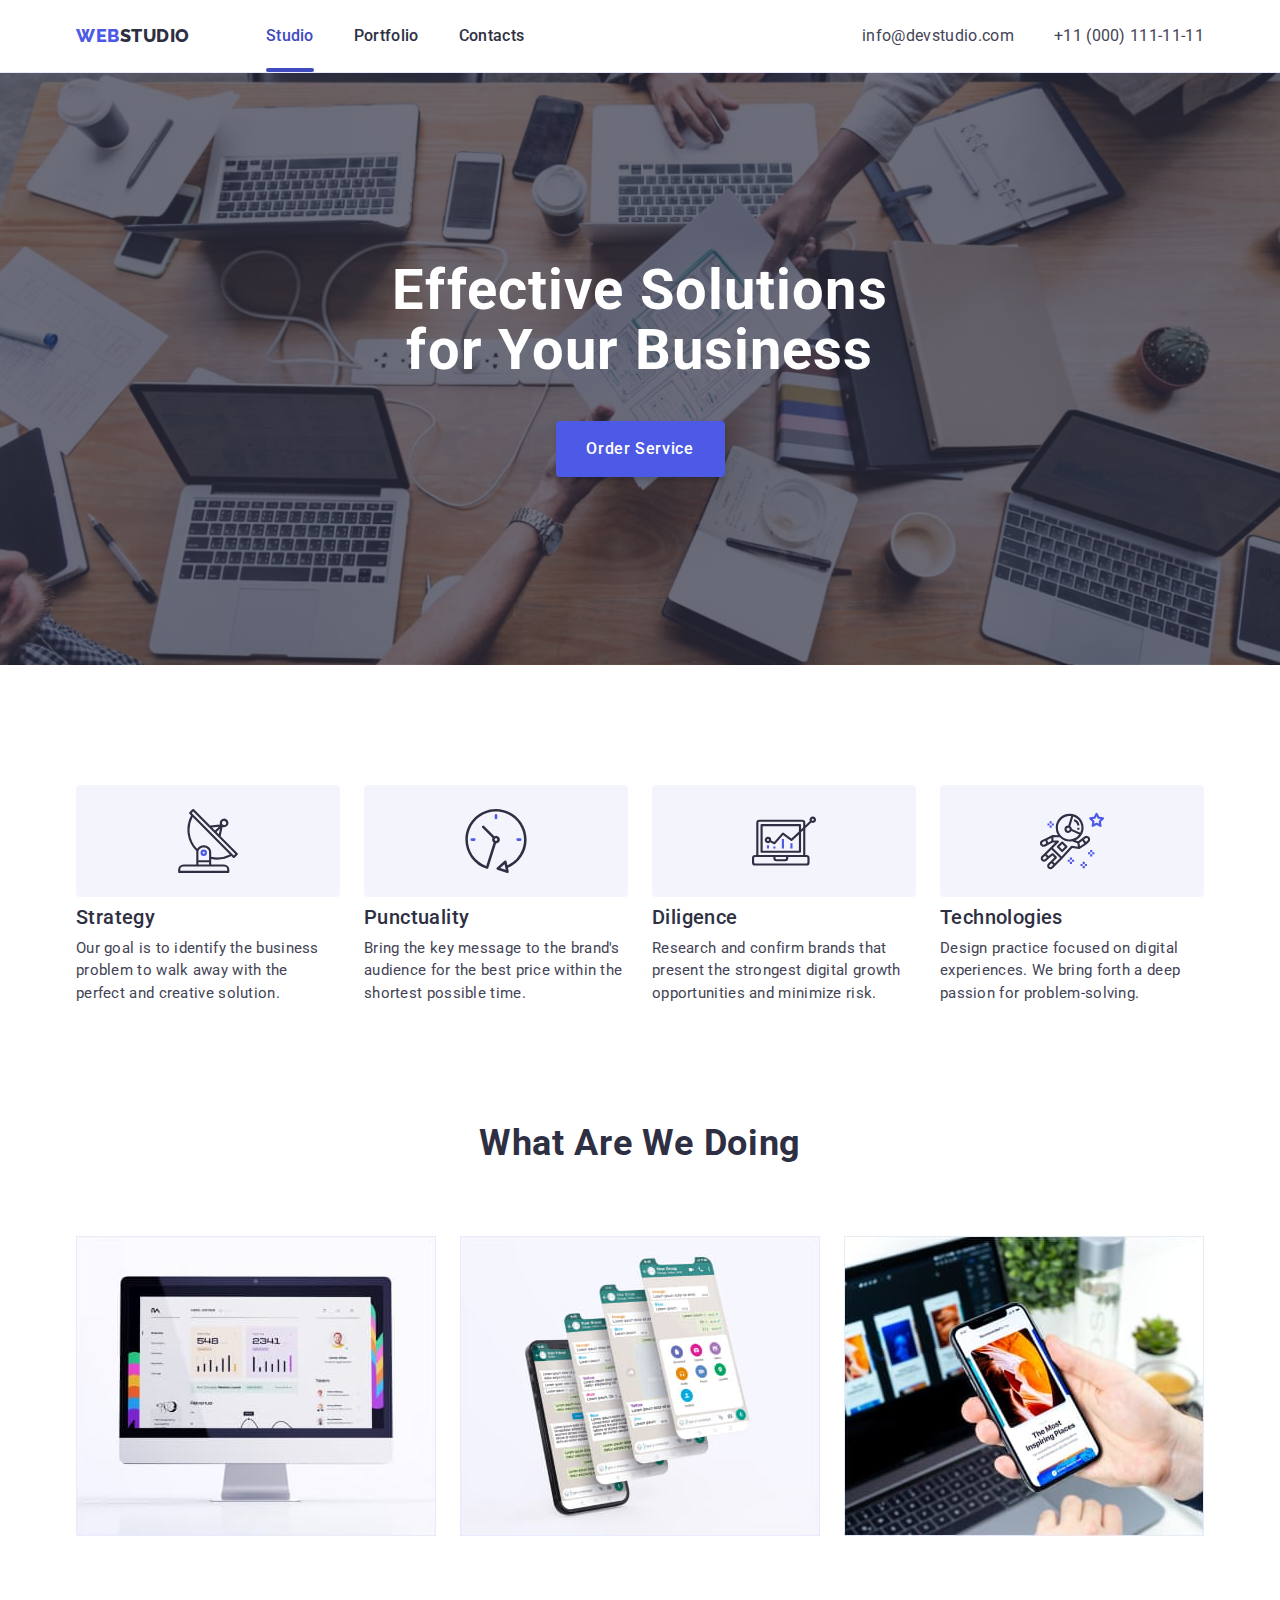
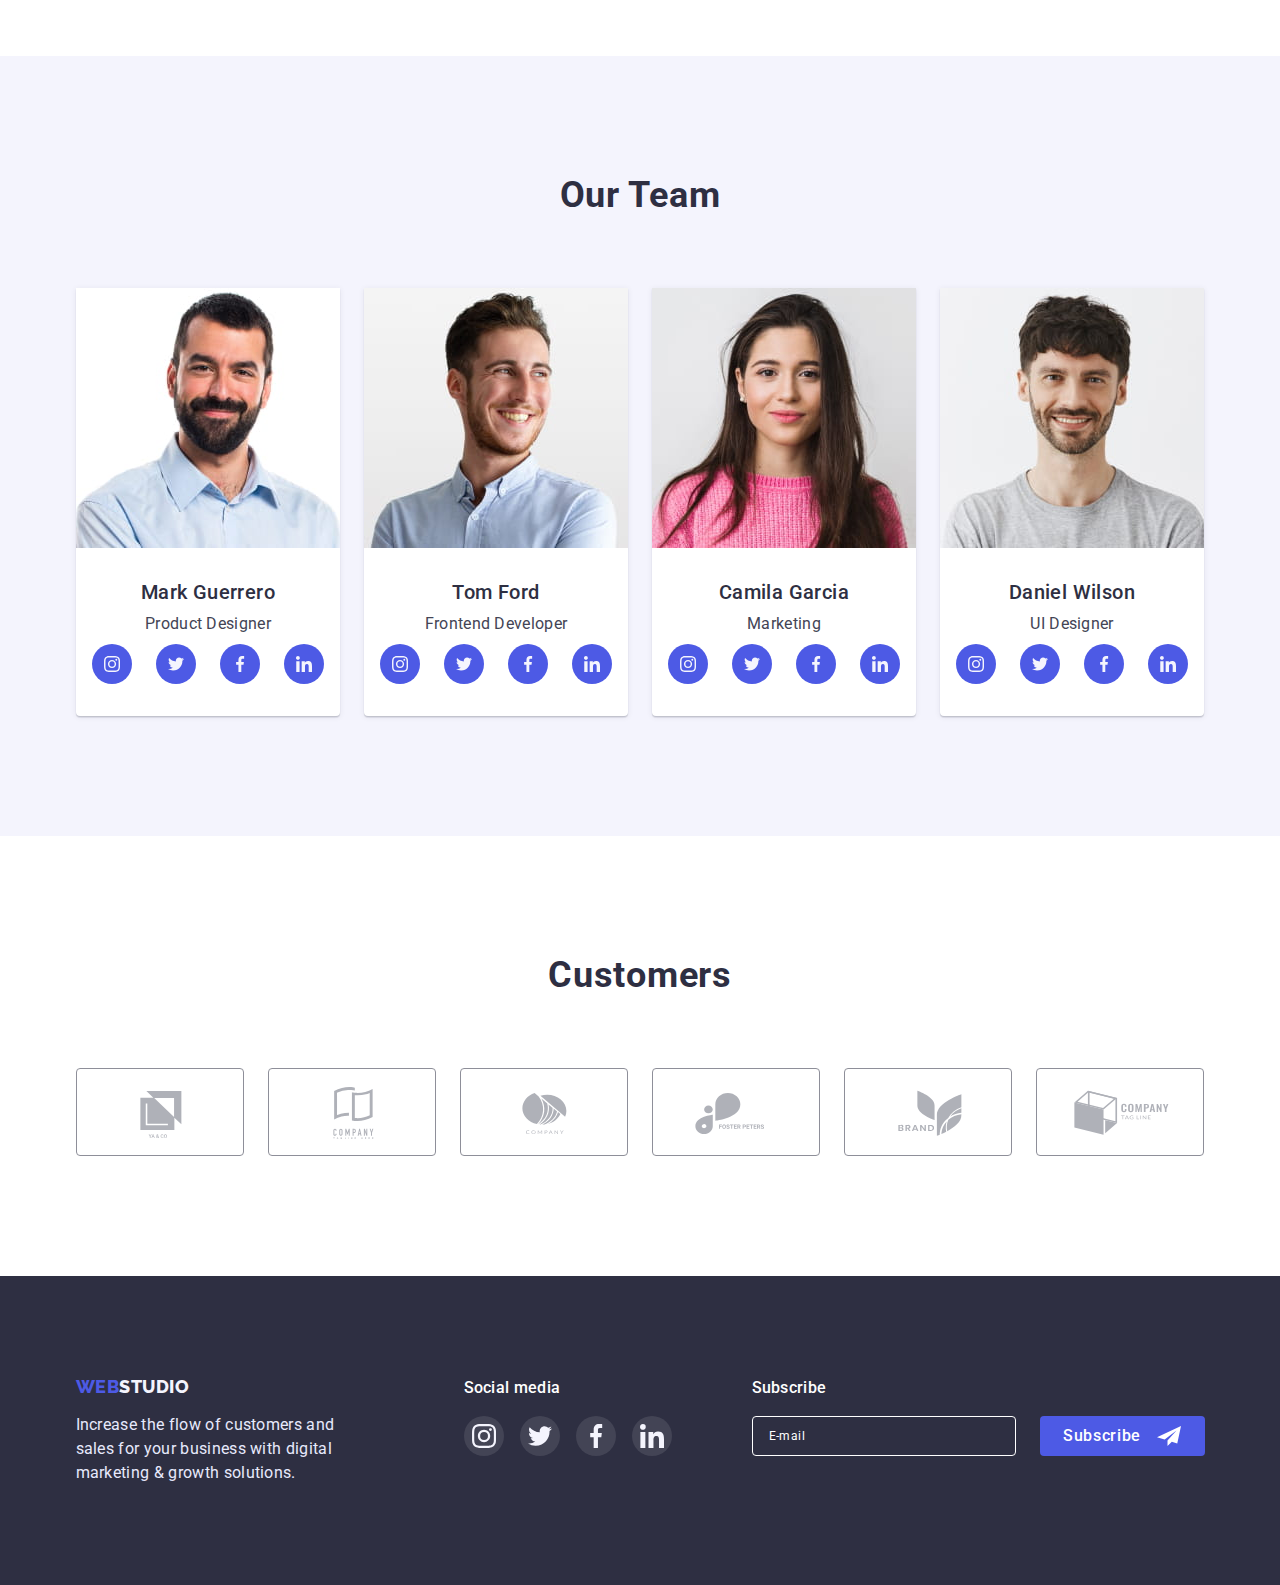
<file: index.html>
<!DOCTYPE html>
<html lang="en">

<head>
    <meta charset="UTF-8">
    <meta http-equiv="X-UA-Compatible" content="IE=edge">
    <meta name="viewport" content="width=device-width, initial-scale=1.0">
    <title>Webstudio</title>
    <link rel="preconnect" href="https://fonts.googleapis.com">
    <link rel="preconnect" href="https://fonts.gstatic.com" crossorigin>
    <link href="https://fonts.googleapis.com/css2?family=Raleway:wght@800&display=swap" rel="stylesheet">
    <link rel="preconnect" href="https://fonts.googleapis.com">
    <link rel="preconnect" href="https://fonts.gstatic.com" crossorigin>
    <link href="https://fonts.googleapis.com/css2?family=Roboto:wght@400;500;700;900&display=swap" rel="stylesheet">
    <link rel="stylesheet"
        href="https://cdnjs.cloudflare.com/ajax/libs/modern-normalize/1.1.0/modern-normalize.min.css">
    <link rel="stylesheet" href="./css/styles.css">
</head>

<body>
    <header class="header">
        <div class="header-container">
            <nav class="header-navigate">
                <a href="./index.html" class="logo link">Web<span class="accent">Studio</span></a>
                <ul class="header-nav list">
                    <li><a class="our-links active-page link" href="./index.html">Studio</a></li>
                    <li><a class="our-links link" href="./portfolio.html">Portfolio</a></li>
                    <li><a class="our-links link" href="">Contacts</a></li>
                </ul>
            </nav>

            <address class="contacts-addresses">
                <ul class="contact-list list">
                    <li><a class="contact link" href="mailto:info@devstudio.com">info@devstudio.com</a></li>
                    <li><a class="contact link" href="tel:+110001111111">+11 (000) 111-11-11</a></li>
                </ul>
            </address>
            <button type="button" class="mobile-btn" data-menu-open>
                <svg width="32" height="32" class="mobile-btn-icon">
                    <use href="./images/mobile-btn-icon.svg#icon-charm_menu-hamburger-converted"></use>
                </svg>
            </button>
        </div>
        <div class="mob-menu is-hidden" data-menu>
            <div>
                <button class="mob-close-btn" type="button" data-menu-close>
                    <svg width="8" height="8" class="svg-close-btn">
                        <use href="./images/closebtn.svg#icon-closebtn"></use>
                    </svg>
                </button>
                <nav class="mob-navigate">
                    <ul class="mob-nav-list list">
                        <li><a class="mob-nav-links active-page link" href="./index.html">Studio</a></li>
                        <li><a class="mob-nav-links link" href="./portfolio.html">Portfolio</a></li>
                        <li><a class="mob-nav-links link" href="">Contacts</a></li>
                    </ul>
                </nav>
            </div>
            <div>
                <address class="mob-contacts-addresses">
                    <ul class="mob-contact-list list">
                        <li class="margin-link"><a class="mob-contact link" href="tel:+110001111111">+11 (000)
                                111-11-11</a></li>
                        <li><a class="mob-email link" href="mailto:info@devstudio.com">info@devstudio.com</a></li>
                    </ul>
                </address>
                <ul class="mob-social-media-list list">
                    <li class="mob-soc-item">
                        <a class="mob-soc-link link" href="">
                            <svg width="24" height="24" class="mob-soc-icon">
                                <use href="./images/social-media.svg#icon-instagram"></use>
                            </svg>
                        </a>
                    </li>
                    <li class="mob-soc-item">
                        <a class="mob-soc-link link" href="">
                            <svg width="24" height="24" class="mob-soc-icon">
                                <use href="./images/social-media.svg#icon-twitter"></use>
                            </svg>
                        </a>
                    </li>
                    <li class="mob-soc-item">
                        <a class="mob-soc-link link" href="">
                            <svg width="24" height="24" class="mob-soc-icon">
                                <use href="./images/social-media.svg#icon-facebook"></use>
                            </svg>
                        </a>
                    </li>
                    <li class="mob-soc-item">
                        <a class="mob-soc-link link" href="">
                            <svg width="24" height="24" class="mob-soc-icon">
                                <use href="./images/social-media.svg#icon-linkedin"></use>
                            </svg>
                        </a>
                    </li>
                </ul>
            </div>
        </div>
    </header>
    <main>
        <section class="section-blue">
            <div class="hero-container">
                <h1 class="main-header">Effective Solutions for Your Business</h1>
                <button type="button" class="order-btn" data-modal-open>Order Service</button>
            </div>
        </section>
        <section class="about-us-section">
            <div class="about-us-container">
                <h2 class="visually-hidden">About us</h2>
                <ul class="about-us list">
                    <li class="aboutus-list-box">
                        <div class="about-us-svgbox">
                            <svg width="64" height="64" class="about-us-svg">
                                <use href="./images/about-us.svg#icon-antenna"></use>
                            </svg>
                        </div>
                        <h3 class="header-about-us">Strategy</h3>
                        <p class="desc-about-us">
                            Our goal is to identify the business
                            problem to walk away with the perfect and creative solution.
                        </p>
                    </li>
                    <li class="aboutus-list-box">
                        <div class="about-us-svgbox">
                            <svg width="64" height="64" class="about-us-svg">
                                <use href="./images/about-us.svg#icon-clock"></use>
                            </svg>
                        </div>
                        <h3 class="header-about-us">Punctuality</h3>
                        <p class="desc-about-us">
                            Bring the key message to the brand's audience for the best price within the shortest
                            possible
                            time.
                        </p>
                    </li>

                    <li class="aboutus-list-box">
                        <div class="about-us-svgbox">
                            <svg width="64" height="64" class="about-us-svg">
                                <use href="./images/about-us.svg#icon-diagram"></use>
                            </svg>
                        </div>
                        <h3 class="header-about-us">Diligence</h3>
                        <p class="desc-about-us">
                            Research and confirm brands that present the strongest digital growth opportunities and
                            minimize
                            risk.
                        </p>
                    </li>
                    <li class="aboutus-list-box">
                        <div class="about-us-svgbox">
                            <svg width="64" height="64" class="about-us-svg">
                                <use href="./images/about-us.svg#icon-astronaut"></use>
                            </svg>
                        </div>
                        <h3 class="header-about-us">Technologies</h3>
                        <p class="desc-about-us">
                            Design practice focused on digital experiences. We bring forth a deep passion for
                            problem-solving.
                        </p>
                    </li>
                </ul>
            </div>
        </section>
        <section class="our-work">
            <div class="ourwork-container">
                <h2 class="header-work">What are we doing</h2>
                <ul class="our-work-list list">
                    <li><img src="./images/computer.jpg" alt="computer"
                            srcset="./images/computer.jpg 1x, ./images/computer-2x.jpg 2x" width="360" height="300">
                    </li>
                    <li><img src="./images/phone.jpg" alt="phone"
                            srcset="./images/phone.jpg 1x, ./images/phone-2x.jpg 2x" width="360" height="300"></li>
                    <li><img src="./images/secondphone.jpg" alt="phone"
                            srcset="./images/secondphone.jpg 1x, ./images/secondphone-2x.jpg 2x" width="360"
                            height="300">
                    </li>
                </ul>
            </div>

        </section>
        <section class="team">
            <div class="team-container">
                <h2 class="team-header">Our Team</h2>
                <ul class="team-list list">
                    <li class="team-card">
                        <img src="./images/mark.jpg" alt="mark" srcset="./images/mark.jpg 1x, ./images/mark-2x.jpg 2x"
                            width="264" height="260">
                        <div class="team-box">
                            <h3 class="header-about-us">Mark Guerrero</h3>
                            <p class="proffesion">Product Designer</p>
                            <ul class="social-media-list list">
                                <li class="soc-item">
                                    <a class="soc-link link" href="">
                                        <svg width="16" height="16" class="soc-icon">
                                            <use href="./images/social-media.svg#icon-instagram"></use>
                                        </svg>
                                    </a>
                                </li>
                                <li class="soc-item">
                                    <a class="soc-link link" href="">
                                        <svg width="16" height="16" class="soc-icon">
                                            <use href="./images/social-media.svg#icon-twitter"></use>
                                        </svg>
                                    </a>
                                </li>
                                <li class="soc-item">
                                    <a class="soc-link link" href="">
                                        <svg width="16" height="16" class="soc-icon">
                                            <use href="./images/social-media.svg#icon-facebook"></use>
                                        </svg>
                                    </a>
                                </li>
                                <li class="soc-item">
                                    <a class="soc-link link" href="">
                                        <svg width="16" height="16" class="soc-icon">
                                            <use href="./images/social-media.svg#icon-linkedin"></use>
                                        </svg>
                                    </a>
                                </li>
                            </ul>
                        </div>
                    </li>
                    <li class="team-card">
                        <img src="./images/tom.jpg" alt="tom" srcset="./images/tom.jpg 1x, ./images/tom-2x.jpg 2x"
                            width="264" height="260">
                        <div class="team-box">
                            <h3 class="header-about-us">Tom Ford</h3>
                            <p class="proffesion">Frontend Developer</p>
                            <ul class="social-media-list list">
                                <li class="soc-item">
                                    <a class="soc-link link" href="">
                                        <svg width="16" height="16" class="soc-icon">
                                            <use href="./images/social-media.svg#icon-instagram"></use>
                                        </svg>
                                    </a>
                                </li>
                                <li class="soc-item">
                                    <a class="soc-link link" href="">
                                        <svg width="16" height="16" class="soc-icon">
                                            <use href="./images/social-media.svg#icon-twitter"></use>
                                        </svg>
                                    </a>
                                </li>
                                <li class="soc-item">
                                    <a class="soc-link link" href="">
                                        <svg width="16" height="16" class="soc-icon">
                                            <use href="./images/social-media.svg#icon-facebook"></use>
                                        </svg>
                                    </a>
                                </li>
                                <li class="soc-item">
                                    <a class="soc-link link" href="">
                                        <svg width="16" height="16" class="soc-icon">
                                            <use href="./images/social-media.svg#icon-linkedin"></use>
                                        </svg>
                                    </a>
                                </li>
                            </ul>
                        </div>
                    </li>
                    <li class="team-card">
                        <img src="./images/camila.jpg" alt="camila"
                            srcset="./images/camila.jpg 1x, ./images/camila-2x.jpg 2x" width="264" height="260">
                        <div class="team-box">

                            <h3 class="header-about-us">Camila Garcia</h3>
                            <p class="proffesion">Marketing</p>
                            <ul class="social-media-list list">
                                <li class="soc-item">
                                    <a class="soc-link link" href="">
                                        <svg width="16" height="16" class="soc-icon">
                                            <use href="./images/social-media.svg#icon-instagram"></use>
                                        </svg>
                                    </a>
                                </li>
                                <li class="soc-item">
                                    <a class="soc-link link" href="">
                                        <svg width="16" height="16" class="soc-icon">
                                            <use href="./images/social-media.svg#icon-twitter"></use>
                                        </svg>
                                    </a>
                                </li>
                                <li class="soc-item">
                                    <a class="soc-link link" href="">
                                        <svg width="16" height="16" class="soc-icon">
                                            <use href="./images/social-media.svg#icon-facebook"></use>
                                        </svg>
                                    </a>
                                </li>
                                <li class="soc-item">
                                    <a class="soc-link link" href="">
                                        <svg width="16" height="16" class="soc-icon">
                                            <use href="./images/social-media.svg#icon-linkedin"></use>
                                        </svg>
                                    </a>
                                </li>
                            </ul>
                        </div>
                    </li>
                    <li class="team-card"><img src="./images/daniel.jpg" alt="daniel"
                            srcset="./images/daniel.jpg 1x, ./images/daniel-2x.jpg 2x" width="264" height="260">
                        <div class="team-box">
                            <h3 class="header-about-us">Daniel Wilson</h3>
                            <p class="proffesion">UI Designer</p>
                            <ul class="social-media-list list">
                                <li class="soc-item">
                                    <a class="soc-link link" href="">
                                        <svg width="16" height="16" class="soc-icon">
                                            <use href="./images/social-media.svg#icon-instagram"></use>
                                        </svg>
                                    </a>
                                </li>
                                <li class="soc-item">
                                    <a class="soc-link link" href="">
                                        <svg width="16" height="16" class="soc-icon">
                                            <use href="./images/social-media.svg#icon-twitter"></use>
                                        </svg>
                                    </a>
                                </li>
                                <li class="soc-item">
                                    <a class="soc-link link" href="">
                                        <svg width="16" height="16" class="soc-icon">
                                            <use href="./images/social-media.svg#icon-facebook"></use>
                                        </svg>
                                    </a>
                                </li>
                                <li class="soc-item">
                                    <a class="soc-link link" href="">
                                        <svg width="16" height="16" class="soc-icon">
                                            <use href="./images/social-media.svg#icon-linkedin"></use>
                                        </svg>
                                    </a>
                                </li>
                            </ul>
                        </div>
                    </li>
                </ul>
            </div>
        </section>
        <section class="customer-section">
            <div class="customers-container">
                <h2 class="customers-header">Customers</h2>
                <ul class="customers-list list">
                    <li class="customer-item">
                        <a class="customer-link link" href="">
                            <svg width="104" height="56" class="customer-svg">
                                <use href="./images/customers.svg#icon-Logo"></use>
                            </svg>
                        </a>
                    </li>
                    <li class="customer-item">
                        <a class="customer-link link" href="">
                            <svg width="104" height="56" class="customer-svg">
                                <use href="./images/customers.svg#icon-Logo-second"></use>
                            </svg>
                        </a>
                    </li>
                    <li class="customer-item">
                        <a class="customer-link link" href="">
                            <svg width="104" height="56" class="customer-svg">
                                <use href="./images/customers.svg#icon-Logo-third"></use>
                            </svg>
                        </a>
                    </li>
                    <li class="customer-item">
                        <a class="customer-link link" href="">
                            <svg width="104" height="56" class="customer-svg">
                                <use href="./images/customers.svg#icon-Logo-fourth"></use>
                            </svg>
                        </a>
                    </li>
                    <li class="customer-item">
                        <a class="customer-link link" href="">
                            <svg width="104" height="56" class="customer-svg">
                                <use href="./images/customers.svg#icon-Logo-fifth"></use>
                            </svg>
                        </a>
                    </li>
                    <li class="customer-item">
                        <a class="customer-link link" href="">
                            <svg width="104" height="56" class="customer-svg">
                                <use href="./images/customers.svg#icon-Logo-sixth"></use>
                            </svg>
                        </a>
                    </li>
                </ul>

            </div>
        </section>
    </main>
    <footer class="footer">
        <div class="footer-container">

            <div class="wrapik">
                <div class="tab-wrap">
                    <div class="footer-logo-box">
                        <a class="footer-logo link" href="./index.html">Web<span class="second-accent">Studio</span></a>
                        <p class="footer-paragraph">Increase the flow of customers and sales for your business with
                            digital
                            marketing &
                            growth solutions.
                        </p>
                    </div>
                    <div class="wrap">
                        <div class="footer-soc-box">
                            <p class="social-media-paragraph">Social media</p>
                            <ul class="footer-social-media list">
                                <li class="second-soc-item">
                                    <a class="second-soc-link link" href="">
                                        <svg width="24" height="24" class="second-soc-icon">
                                            <use href="./images/social-media.svg#icon-instagram"></use>
                                        </svg>
                                    </a>
                                </li>
                                <li class="second-soc-item">
                                    <a class="second-soc-link link" href="">
                                        <svg width="24" height="24" class="second-soc-icon">
                                            <use href="./images/social-media.svg#icon-twitter"></use>
                                        </svg>
                                    </a>
                                </li>
                                <li class="second-soc-item">
                                    <a class="second-soc-link link" href="">
                                        <svg width="24" height="24" class="second-soc-icon">
                                            <use href="./images/social-media.svg#icon-facebook"></use>
                                        </svg>
                                    </a>
                                </li>
                                <li class="second-soc-item">
                                    <a class="second-soc-link link" href="">
                                        <svg width="24" height="24" class="second-soc-icon">
                                            <use href="./images/social-media.svg#icon-linkedin"></use>
                                        </svg>
                                    </a>
                                </li>
                            </ul>
                        </div>
                    </div>
                </div>
                <div class="footer-form-wrap">
                    <p class="subscribe-form-title">Subscribe</p>
                    <form name="subscribe-form">
                        <div class="subscribe-form-wrap">
                            <label for="subscribe-email-input"></label>
                            <div class="email-input-wrap"><input id="subscribe-email-input" class="subscribe-form-input"
                                    type="email" placeholder="E-mail" required></div>
                            <button class="subscribe-form-btn" type="submit">Subscribe
                                <svg width="24" height="24" class="subscribe-form-svg">
                                    <use href="./images/paper-plane.svg#icon-Frame-3"></use>
                                </svg>
                            </button>
                        </div>
                    </form>
                </div>
            </div>
        </div>
    </footer>
    <div class="backdrop is-hidden" data-modal>
        <div class="modal">
            <button class="close-btn" type="button" data-modal-close>
                <svg width="8" height="8" class="svg-close-btn">
                    <use href="./images/closebtn.svg#icon-closebtn"></use>
                </svg>
            </button>
            <p class="modal-title">Leave your contacts and we will call you back</p>
            <form class="modal-form" name="contact-form">
                <label for="username-input"><span class="modal-label-text">Name</span></label>
                <div class="modal-wrap">
                    <input id="username-input" class="modal-input" type="text" name="username" minlength="2" autofocus
                        required />
                    <svg width="18" height="24" class="modal-icon">
                        <use href="./images/form.svg#icon-person"></use>
                    </svg>
                </div>

                <label for="userphone-input"><span class="modal-label-text modal-label-text-margin">Phone</span></label>
                <div class="modal-wrap">
                    <input id="userphone-input" class="modal-input" type="tel" name="userphone" required />
                    <svg width="18" height="24" class="modal-icon">
                        <use href="./images/form.svg#icon-phone"></use>
                    </svg>
                </div>

                <label for="email-input"><span class="modal-label-text modal-label-text-margin">Email</span></label>

                <div class="modal-wrap">
                    <input id="email-input" class="modal-input" type="email" name="user-email" required />
                    <svg width="18" height="24" class="modal-icon">
                        <use href="./images/form.svg#icon-email"></use>
                    </svg>
                </div>

                <label for="comment-area"><span class="modal-label-text modal-label-text-margin">Comment</span></label>
                <textarea id="comment-area" class="textarea-commment" name="comment" rows="10"
                    placeholder="Text input"></textarea>
                <label class="modal-checkbox-input">

                    <input class="modal-input-checkbox visually-hidden" type="checkbox" name="terms" value="true"
                        required>
                    <span class="checkbox-span">
                        <svg width="10" height="8">
                            <use href="./images/vector.svg#icon-Vector"></use>
                        </svg>
                    </span>
                    <span class="modal-termins">I accept the terms and conditions of the <a class="modal-term-link link"
                            href="">Privacy
                            Policy</a></span>
                </label>
                <button class="modal-button" type="submit">Send</button>
            </form>
        </div>
    </div>
    <script src="./js/modal.js"></script>
    <script src="./js/menu.js"></script>
</body>

</html>
</file>
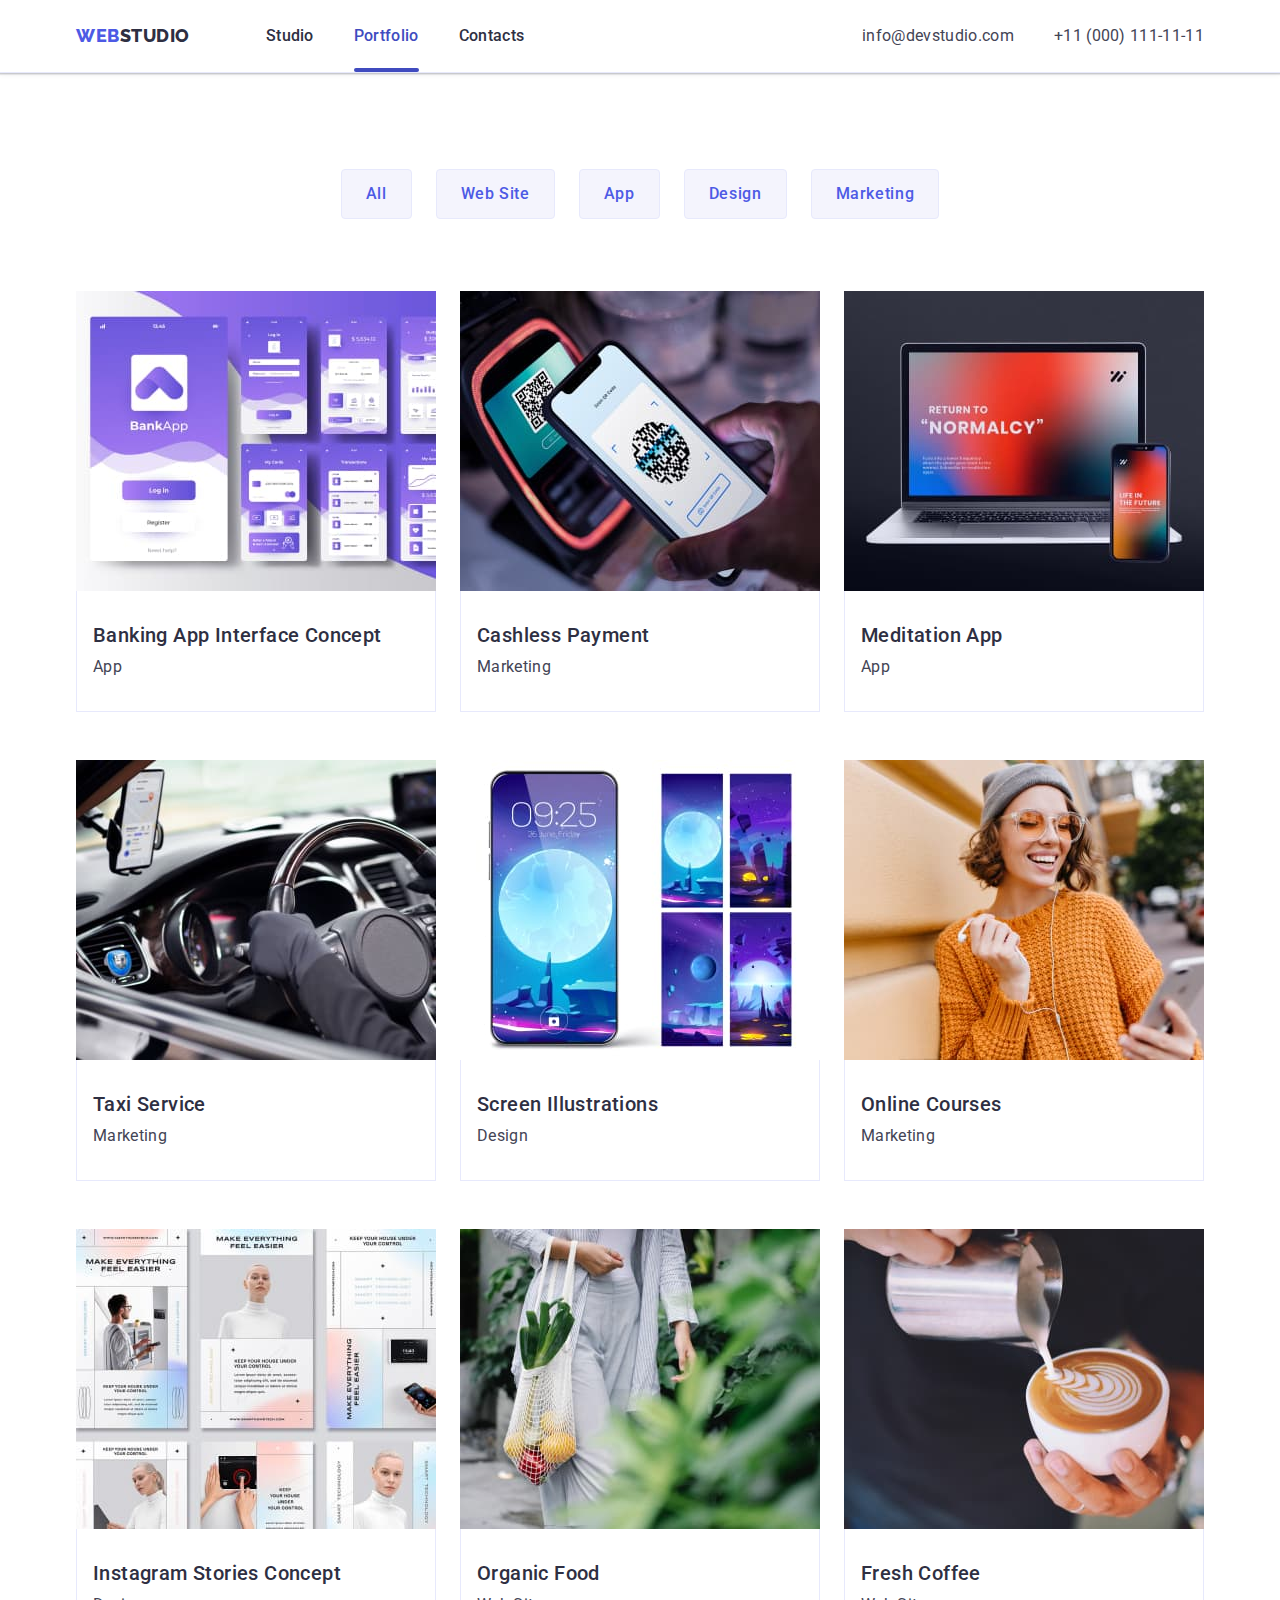
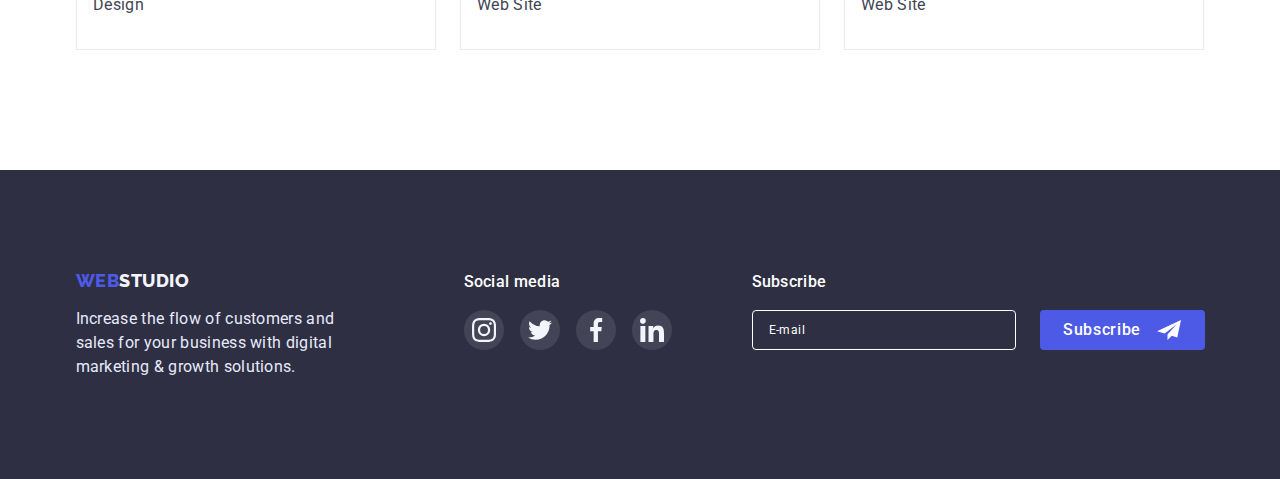
<file: portfolio.html>
<!DOCTYPE html>
<html lang="en">

<head>
    <meta charset="UTF-8">
    <meta http-equiv="X-UA-Compatible" content="IE=edge">
    <meta name="viewport" content="width=device-width, initial-scale=1.0">
    <title>Webstudio</title>
    <link rel="preconnect" href="https://fonts.googleapis.com">
    <link rel="preconnect" href="https://fonts.gstatic.com" crossorigin>
    <link href="https://fonts.googleapis.com/css2?family=Raleway:wght@800&display=swap" rel="stylesheet">
    <link rel="preconnect" href="https://fonts.googleapis.com">
    <link rel="preconnect" href="https://fonts.gstatic.com" crossorigin>
    <link href="https://fonts.googleapis.com/css2?family=Roboto:wght@400;500;700;900&display=swap" rel="stylesheet">
    <link rel="stylesheet"
        href="https://cdnjs.cloudflare.com/ajax/libs/modern-normalize/1.1.0/modern-normalize.min.css">
    <link rel="stylesheet" href="./css/styles.css">
</head>

<body>
    <header class="header">
        <div class="header-container">
            <nav class="header-navigate">
                <a href="./index.html" class="logo link">Web<span class="accent">Studio</span></a>
                <ul class="header-nav list">
                    <li><a class="our-links link" href="./index.html">Studio</a></li>
                    <li><a class="our-links active-page link" href="./portfolio.html">Portfolio</a></li>
                    <li><a class="our-links link" href="">Contacts</a></li>
                </ul>
            </nav>

            <address class="contacts-addresses">
                <ul class="contact-list list">
                    <li><a class="contact link" href="mailto:info@devstudio.com">info@devstudio.com</a></li>
                    <li><a class="contact link" href="tel:+110001111111">+11 (000) 111-11-11</a></li>
                </ul>
            </address>
            <button type="button" class="mobile-btn" data-menu-open>
                <svg width="32" height="32" class="mobile-btn-icon">
                    <use href="./images/mobile-btn-icon.svg#icon-charm_menu-hamburger-converted"></use>
                </svg>
            </button>
        </div>
        <div class="mob-menu is-hidden" data-menu>
            <div>
                <button class="mob-close-btn" type="button" data-menu-close>
                    <svg width="8" height="8" class="svg-close-btn">
                        <use href="./images/closebtn.svg#icon-closebtn"></use>
                    </svg>
                </button>
                <nav class="mob-navigate">
                    <ul class="mob-nav-list list">
                        <li><a class="mob-nav-links active-page link" href="./index.html">Studio</a></li>
                        <li><a class="mob-nav-links link" href="./portfolio.html">Portfolio</a></li>
                        <li><a class="mob-nav-links link" href="">Contacts</a></li>
                    </ul>
                </nav>
            </div>
            <div>
                <address class="mob-contacts-addresses">
                    <ul class="mob-contact-list list">
                        <li class="margin-link"><a class="mob-contact link" href="tel:+110001111111">+11 (000)
                                111-11-11</a></li>
                        <li><a class="mob-email link" href="mailto:info@devstudio.com">info@devstudio.com</a></li>
                    </ul>
                </address>
                <ul class="mob-social-media-list list">
                    <li class="mob-soc-item">
                        <a class="mob-soc-link link" href="">
                            <svg width="24" height="24" class="mob-soc-icon">
                                <use href="./images/social-media.svg#icon-instagram"></use>
                            </svg>
                        </a>
                    </li>
                    <li class="mob-soc-item">
                        <a class="mob-soc-link link" href="">
                            <svg width="24" height="24" class="mob-soc-icon">
                                <use href="./images/social-media.svg#icon-twitter"></use>
                            </svg>
                        </a>
                    </li>
                    <li class="mob-soc-item">
                        <a class="mob-soc-link link" href="">
                            <svg width="24" height="24" class="mob-soc-icon">
                                <use href="./images/social-media.svg#icon-facebook"></use>
                            </svg>
                        </a>
                    </li>
                    <li class="mob-soc-item">
                        <a class="mob-soc-link link" href="">
                            <svg width="24" height="24" class="mob-soc-icon">
                                <use href="./images/social-media.svg#icon-linkedin"></use>
                            </svg>
                        </a>
                    </li>
                </ul>
            </div>
        </div>
    </header>
    <main>
        <section class="main-section">
            <div class="portfolio-container">
                <h1 class="visually-hidden">filter</h1>
                <ul class="buttons-list list">
                    <li class="list"><button class="btns" type="button">All</button></li>
                    <li class="list"><button class="btns" type="button">Web Site</button></li>
                    <li class="list"><button class="btns" type="button">App</button></li>
                    <li class="list"><button class="btns" type="button">Design</button></li>
                    <li class="list"><button class="btns" type="button">Marketing</button></li>
                </ul>

                <ul class="portfolio list">
                    <li class="portfolio-card">
                        <a class="portfolio-link link" href="">
                            <div class="portfolio-wrap">
                                <img src="./images/concept.jpg" alt="Banking App Interface Concept" width="360"
                                    height="300">
                                <p class="text-on-image">14 Stylish and User-Friendly App Design Concepts · Task Manager
                                    App
                                    · Calorie Tracker App · Exotic Fruit Ecommerce App ·
                                    Cloud Storage App
                                </p>
                            </div>
                            <div class="portfolio-box">
                                <h2 class="apps-header">Banking App Interface Concept</h2>
                                <p class="apps-desc">App</p>
                            </div>
                        </a>
                    </li>
                    <li class="portfolio-card">
                        <a class="portfolio-link link" href="">
                            <div class="portfolio-wrap">
                                <img src="./images/payment.jpg" alt="Cashless payment" width="360" height="300">
                                <p class="text-on-image">14 Stylish and User-Friendly App Design Concepts · Task Manager
                                    App
                                    · Calorie Tracker App · Exotic Fruit Ecommerce App ·
                                    Cloud Storage App
                                </p>
                            </div>
                            <div class="portfolio-box">
                                <h2 class="apps-header">Cashless Payment</h2>
                                <p class="apps-desc">Marketing</p>
                            </div>
                        </a>
                    </li>
                    <li class="portfolio-card">
                        <a class="portfolio-link link" href="">
                            <div class="portfolio-wrap">
                                <img src="./images/meditation.jpg" alt="Meditaion app in devices screen" width="360"
                                    height="300">
                                <p class="text-on-image">14 Stylish and User-Friendly App Design Concepts · Task Manager
                                    App
                                    · Calorie Tracker App · Exotic Fruit Ecommerce App ·
                                    Cloud Storage App
                                </p>
                            </div>
                            <div class="portfolio-box">
                                <h2 class="apps-header">Meditation App</h2>
                                <p class="apps-desc">App</p>
                            </div>
                        </a>
                    </li>
                    <li class="portfolio-card">
                        <a class="portfolio-link link" href="">
                            <div class="portfolio-wrap">
                                <img src="./images/taxiservice.jpg" alt="taxi salon" width="360" height="300">
                                <p class="text-on-image">14 Stylish and User-Friendly App Design Concepts · Task Manager
                                    App
                                    · Calorie Tracker App · Exotic Fruit Ecommerce App ·
                                    Cloud Storage App
                                </p>
                            </div>
                            <div class="portfolio-box">
                                <h2 class="apps-header">Taxi Service</h2>
                                <p class="apps-desc">Marketing</p>
                            </div>
                        </a>
                    </li>
                    <li class="portfolio-card">
                        <a class="portfolio-link link" href="">
                            <div class="portfolio-wrap">
                                <img src="./images/illustrations.jpg" alt="Screen illustrations in phone screen"
                                    width="360" height="300">
                                <p class="text-on-image">14 Stylish and User-Friendly App Design Concepts · Task Manager
                                    App
                                    · Calorie Tracker App · Exotic Fruit Ecommerce App ·
                                    Cloud Storage App
                                </p>
                            </div>
                            <div class="portfolio-box">
                                <h2 class="apps-header">Screen Illustrations</h2>
                                <p class="apps-desc">Design</p>
                            </div>
                        </a>
                    </li>
                    <li class="portfolio-card">
                        <a class="portfolio-link link" href="">
                            <div class="portfolio-wrap">
                                <img src="./images/courses.jpg" alt="Girl joined the couces by her phone" width="360"
                                    height="300">
                                <p class="text-on-image">14 Stylish and User-Friendly App Design Concepts · Task Manager
                                    App
                                    · Calorie Tracker App · Exotic Fruit Ecommerce App ·
                                    Cloud Storage App
                                </p>
                            </div>
                            <div class="portfolio-box">
                                <h2 class="apps-header">Online Courses</h2>
                                <p class="apps-desc">Marketing</p>
                            </div>
                        </a>
                    </li>
                    <li class="portfolio-card">
                        <a class="portfolio-link link" href="">
                            <div class="portfolio-wrap">
                                <img src="./images/stories.jpg" alt="Instagram stories concept" width="360"
                                    height="300">
                                <p class="text-on-image">14 Stylish and User-Friendly App Design Concepts · Task Manager
                                    App
                                    · Calorie Tracker App · Exotic Fruit Ecommerce App ·
                                    Cloud Storage App
                                </p>
                            </div>
                            <div class="portfolio-box">
                                <h2 class="apps-header">Instagram Stories Concept</h2>
                                <p class="apps-desc">Design</p>
                            </div>
                        </a>
                    </li>
                    <li class="portfolio-card">
                        <a class="portfolio-link link" href="">
                            <div class="portfolio-wrap">
                                <img src="./images/food.jpg" alt="Woman carries a bag of vegetables" width="360"
                                    height="300">
                                <p class="text-on-image">14 Stylish and User-Friendly App Design Concepts · Task Manager
                                    App
                                    · Calorie Tracker App · Exotic Fruit Ecommerce App ·
                                    Cloud Storage App
                                </p>
                            </div>
                            <div class="portfolio-box">
                                <h2 class="apps-header">Organic Food</h2>
                                <p class="apps-desc">Web Site</p>
                            </div>
                        </a>
                    </li>
                    <li class="portfolio-card">
                        <a class="portfolio-link link" href="">
                            <div class="portfolio-wrap">
                                <img src="./images/coffee.jpg" alt="A man pours coffee into a mug" width="360"
                                    height="300">
                                <p class="text-on-image">14 Stylish and User-Friendly App Design Concepts · Task Manager
                                    App
                                    · Calorie Tracker App · Exotic Fruit Ecommerce App ·
                                    Cloud Storage App
                                </p>
                            </div>
                            <div class="portfolio-box">
                                <h2 class="apps-header">Fresh Coffee</h2>
                                <p class="apps-desc">Web Site</p>
                            </div>
                        </a>
                    </li>
                </ul>
            </div>
        </section>
    </main>
    <footer class="footer">
        <div class="footer-container">

            <div class="wrapik">
                <div class="tab-wrap">
                    <div class="footer-logo-box">
                        <a class="footer-logo link" href="./index.html">Web<span class="second-accent">Studio</span></a>
                        <p class="footer-paragraph">Increase the flow of customers and sales for your business with
                            digital
                            marketing &
                            growth solutions.
                        </p>
                    </div>
                    <div class="wrap">
                        <div class="footer-soc-box">
                            <p class="social-media-paragraph">Social media</p>
                            <ul class="footer-social-media list">
                                <li class="second-soc-item">
                                    <a class="second-soc-link link" href="">
                                        <svg width="24" height="24" class="second-soc-icon">
                                            <use href="./images/social-media.svg#icon-instagram"></use>
                                        </svg>
                                    </a>
                                </li>
                                <li class="second-soc-item">
                                    <a class="second-soc-link link" href="">
                                        <svg width="24" height="24" class="second-soc-icon">
                                            <use href="./images/social-media.svg#icon-twitter"></use>
                                        </svg>
                                    </a>
                                </li>
                                <li class="second-soc-item">
                                    <a class="second-soc-link link" href="">
                                        <svg width="24" height="24" class="second-soc-icon">
                                            <use href="./images/social-media.svg#icon-facebook"></use>
                                        </svg>
                                    </a>
                                </li>
                                <li class="second-soc-item">
                                    <a class="second-soc-link link" href="">
                                        <svg width="24" height="24" class="second-soc-icon">
                                            <use href="./images/social-media.svg#icon-linkedin"></use>
                                        </svg>
                                    </a>
                                </li>
                            </ul>
                        </div>
                    </div>
                </div>
                <div class="footer-form-wrap">
                    <p class="subscribe-form-title">Subscribe</p>
                    <form name="subscribe-form">
                        <div class="subscribe-form-wrap">
                            <label for="subscribe-email-input"></label>
                            <div class="email-input-wrap"><input id="subscribe-email-input" class="subscribe-form-input"
                                    type="email" placeholder="E-mail" required></div>
                            <button class="subscribe-form-btn" type="submit">Subscribe
                                <svg width="24" height="24" class="subscribe-form-svg">
                                    <use href="./images/paper-plane.svg#icon-Frame-3"></use>
                                </svg>
                            </button>
                        </div>
                    </form>
                </div>
            </div>
        </div>
    </footer>
</body>

</html>
</file>
<file: css/styles.css>
:root {
    --brand-color: #4d5ae5;
    --second-color: #2E2F42;
    --third-color: #434455;
    --fourth-color: #404bbf;
    --fifth-color: #FFFFFF;
    --sixth-color: #F4F4FD;
    --seventh-color: #E7E9FC;
    --border-color: #8E8F99;
}
p, h1, h2, h3, h4, h5, h6 {
    margin: 0;
}
ul {
    padding-left: 0;
    margin: 0;
}
button {
    cursor: pointer;
}
address {
    font-style: normal;
}
body {
    font-family: 'Roboto', sans-serif;
    color: #434455;
    
}
img {
    display: block;
}
.header {
    /* padding-top: 24px; */
    border-bottom: 1px solid #E7E9FC;
    box-shadow: 0px 2px 1px rgba(46, 47, 66, 0.08), 0px 1px 1px rgba(46, 47, 66, 0.16), 0px 1px 6px rgba(46, 47, 66, 0.08);
}
.container {
width: 100%;
padding-left: 16px;
padding-right: 16px;
margin: 0 auto;
}
.header-container {
    display: flex;
}
.header-navigate {
    display: flex;
    align-items: center;      
}
.logo {
    font-family: 'Raleway', sans-serif;
        font-weight: 800;
        font-size: 18px;
        line-height: 1.17;
    color:var(--brand-color);
    letter-spacing: 0.03em;
    text-transform: uppercase;
padding: 24px 0;
}
.mobile-btn {
    border: none;
    background-color: transparent;
    margin-left: auto;
}
.link {
    text-decoration: none;
}
.accent {
    color:var(--second-color);
}
.our-work-list {
    display: flex;
    margin-top: 72px;
}
.our-work-list li:not(:last-child) {
    margin-right: 24px;
}
.list {
    list-style: none;
}
.header-nav {
    display: none;

}
        .header-container {
            width: 100%;
            padding-right: 15px;
            padding-left: 15px;
            margin: 0 auto;
        }
    
        .team-container {
            width: 100%;
            margin: 0 auto;
            padding-right: 15px;
            padding-left: 15px;
        }
                .hero-container {
                    width: 100%;
                    padding-right: 15px;
                    padding-left: 15px;
                    margin: 0 auto;
                }
.about-us-container {
    width: 100%;
    padding-right: 16px;
    padding-left: 16px;
    margin: 0 auto;
}
.customers-container {
    width: 100%;
    padding-right: 15px;
    padding-left: 15px;
    margin: 0 auto;
}
.footer-container {
    width: 100%;
    padding-right: 15px;
    padding-left: 15px;
    margin: 0 auto;
}
.our-links {
    font-family: 'Roboto', sans-serif;
font-weight: 500;
font-size: 16px;
line-height: 1.5;
letter-spacing: 0.02em;
color:var(--second-color);
    padding-top: 24px;
     padding-bottom: 24px;
    display: block;
text-decoration: none;
transition-property: color;
    transition-duration: 250ms;
    transition-timing-function: cubic-bezier(0.4, 0, 0.2, 1);
}
.mob-nav-links {
    display: flex;
    flex-direction: column;
        font-weight: 700;
        font-size: 36px;
        line-height: 1.11;
        letter-spacing: 0.02em;
        color: var(--second-color);
}
.mob-nav-links:focus {
    color: var(--fourth-color);
}
.active-page {
    position: relative;
    color: var(--fourth-color);
}

.header-nav .our-links:is(:hover, :focus) {
    color: var(--fourth-color);
}
.active-page::after {
    display: none; 
    /* loudnessy */
    position: absolute;
    left: 0px;
    bottom: 0px;
    content: '';
    width: 100%;
    height: 4px;
    background-color: var(--fourth-color);
    border-radius: 2px;
}
.mob-menu {
    display: flex;
    flex-direction: column;
    justify-content: space-between;
    width: 100%;
    height: 100%;
    background-color: #FFFFFF;
    position: fixed;
    top: 0;
padding: 24px 24px 40px 40px;
overflow: auto;
            transition-property: opacity, visibility ;
            transition-duration: 250ms;
            transition-timing-function: cubic-bezier(0.4, 0, 0.2, 1);
}
.mob-contact {
        font-weight: 700;
        font-size: 25px;
        line-height: 1.11;
        letter-spacing: 0.02em;
        color: var(--brand-color);
}
.mob-email {
    font-weight: 500;
    font-size: 20px;
    line-height: 1.2;
    letter-spacing: 0.02em;
    color: var(--third-color);
}
.mob-email:focus {
    color: var(--fourth-color);
}
.mob-nav-list {
    display: flex;
    flex-direction: column;
    gap: 40px;
}
.mob-close-btn {
    position: relative;
    display: block;
    margin-left: auto;
    border: 1px solid rgba(0, 0, 0, 0.1);
    border-radius: 100px;
    background-color: transparent;
    width: 24px;
    height: 24px;
    cursor: pointer;
    margin-bottom: 32px;
    transition-property: background-color, border;
    transition-duration: 250ms;
    transition-timing-function: cubic-bezier(0.4, 0, 0.2, 1);
}
.mob-close-btn:focus {
    background-color: var(--fourth-color);
}
.portfolio-container {
    width: 1158px;
    max-width: 1158px;
    padding-right: 15px;
    padding-left: 15px;
    margin: 0 auto;
}

.mob-close-btn:focus .svg-close-btn {
fill: #FFFFFF;
}
.mob-addresses {
    display: flex;
    flex-direction: column;
}
.mob-contact-list  {
    display: flex;
    flex-direction: column;
}
.margin-link {
    margin-bottom: 40px;
}
.mob-wrap {
    display: flex;
    flex-direction: column;
}
.mob-menu-wrap {
    display: flex;
    flex-direction: column;
    justify-content: space-between;
}
.mob-social-media-list {
    display: flex;
    margin-top: 48px;
    justify-content: space-between;
}
.mob-soc-item {
    width: 40px;
    height: 40px;
}
.mob-soc-link {
    width: 40px;
    height: 40px;
    border-radius: 50%;
    background-color: var(--brand-color);
    display: flex;
    align-items: center;
    justify-content: center;
    transition-property: background-color;
    transition-duration: 250ms;
    transition-timing-function: cubic-bezier(0.4, 0, 0.2, 1);
}

.mob-soc-icon {
    fill: var(--sixth-color);
}

.mob-soc-link:is(:focus) {
    background-color: var(--fourth-color);
}


.contacts-addresses {
       display: none;
}

.contact-list .contact:is(:hover, :focus) {
    color: var(--fourth-color);
}

.section-blue {
    max-width: 1440px;
    margin: 0 auto;
    background-image: linear-gradient(rgba(46, 47, 66, 0.7), rgba(46, 47, 66, 0.7)), url('../images/background-mob-image-1x.jpg');
    background-repeat: no-repeat;
    background-position: center;
    background-size: cover;
    background-color: var(--second-color);
    padding-top: 112px;
    padding-bottom: 112px;
}
@media (min-device-pixel-ratio: 2),
(min-resolution: 192dpi),
(min-resolution: 2dppx) {
    .section-blue {
        background-image: linear-gradient(rgba(46, 47, 66, 0.7), rgba(46, 47, 66, 0.7)), url('../images/background-mob-image-2x.jpg');
        
    }
}
.about-us-section {
    padding-top: 96px;
    padding-bottom: 96px;
}
.visually-hidden {
    position: absolute;
    width: 1px;
    height: 1px;
    margin: -1px;
    border: 0;
    padding: 0;
    white-space: nowrap;
    clip-path: inset(100%);
    clip: rect(0 0 0 0);
    overflow: hidden;
}
.about-us {
    display: flex;
    flex-direction: column;
}

.about-us .aboutus-list-box:not(:last-child) {
    /* margin-right: 24px; */
    margin-bottom: 72px;
}
.aboutus-list-box {
min-width: 264px;
/* flex-basis: auto 264px; */
}
.about-us-svgbox {
    display: none;
    /* display: flex; */
    width: 264px;
    height: 112px;
    align-items: center;
    justify-content: center;
    margin-bottom: 8px;
    background-color: var(--sixth-color);
    border-radius: 4px;
}
.about-us-svg {
    display: none;
}
.main-header {
/* font-size: 56px;
line-height: 1.07;
letter-spacing: 0.02em;
color: var(--fifth-color);
text-align: center;
max-width: 496px;
margin: 0 auto; */
    font-size: 36px;
    line-height: 1.11;
   text-align: center;
    letter-spacing: 0.02em;
    color: var(--fifth-color);
}

.order-btn {
    font-family: 'Roboto', sans-serif;
        font-weight: 500;
        font-size: 16px;
        line-height: 1.5;
        letter-spacing: 0.04em;
        color: var(--fifth-color);
        background-color: var(--brand-color);
        cursor: pointer;
        border: none;
        border-radius: 4px;
        display: block;
        margin: 72px auto 0 auto;
        width: 169px;
        height: 56px;
        box-shadow: 0px 4px 4px rgba(0, 0, 0, 0.15);
        transition-property: background-color, color;
        transition-duration: 250ms;
        transition-timing-function: cubic-bezier(0.4, 0, 0.2, 1);
}
.order-btn:is(:hover, :focus) {
    background-color: var(--fourth-color);
    color: var(--fifth-color);
}
.team-box {
    padding-top: 32px;
    padding-bottom: 32px;
}

.header-about-us {
    margin-bottom: 8px;
color: var(--second-color);
font-size: 36px;
line-height: 1.11;
text-align: center;
letter-spacing: 0.02em;
}

.social-media-list {
    display: flex;
    justify-content: center;
    gap: 24px;
}

.soc-item {
    width: 40px;
    height: 40px;
}

.soc-link {
    width: 100%;
    height: 100%;
    border-radius: 50%;
    background-color: var(--brand-color);
    display: flex;
    align-items: center;
    justify-content: center;
    transition-property: background-color;
    transition-duration: 250ms;
    transition-timing-function: cubic-bezier(0.4, 0, 0.2, 1);
}
.soc-icon {
    fill: var(--sixth-color);
}
.soc-link:is(:hover, :focus) {
background-color: var(--fourth-color);
}
.about-us .desc-about-us {
    font-weight: 500;
    font-size: 16px;
    line-height: 1.5;
    letter-spacing: 0.02em;
    color: var(--third-color);
}
.our-work {
    display: none;
padding-bottom: 120px;
}

.our-work .header-work {
font-weight: 700;
font-size: 36px;
line-height: 1.11;
letter-spacing: 0.02em;
color: var(--second-color);
text-align: center;
text-transform: capitalize;
}
.team {
background-color: var(--sixth-color);
padding-top: 96px;
padding-bottom: 96px;

}
.team .team-header {
    font-size: 36px;
    line-height: 1.11;
    text-align: center;
    letter-spacing: 0.02em;
        color: var(--second-color);
}
.team-list {
    display: flex;
    flex-direction: column;
    align-items: center;
    gap: 72px;
    margin-top: 72px;
}
.team-card {
    max-width: 264px;
    background-color: #fff;
    text-align: center;
    border-radius: 0px 0px 4px 4px;
    box-shadow: 0px 1px 6px rgba(46, 47, 66, 0.08), 0px 1px 1px rgba(46, 47, 66, 0.16), 0px 2px 1px rgba(46, 47, 66, 0.08);
    border-radius: 0px 0px 4px 4px;
}

 /* .team-list .team-card:not(:last-child) {
    margin-right: 24px;
 }        */
.team-list .header-about-us {
    font-weight: 500;
    font-size: 20px;
    line-height: 1.2;
    text-align: center;
    letter-spacing: 0.02em;
        color: var(--second-color);
}
.team-list .proffesion {
    font-size: 16px;
    line-height: 1.5;
    text-align: center;
    letter-spacing: 0.02em;
        color: var(--third-color);
        margin-bottom: 8px;
}
.customer-section {
    padding-top: 96px;
    padding-bottom: 96px;
}
.customers-header {
    font-size: 36px;
    line-height: 1.11;
    text-align: center;
    letter-spacing: 0.02em;
        color: var(--second-color);
        margin-bottom: 72px;
}
.customers-list {
    display: flex;
flex-wrap: wrap;
    justify-content: center;
}
.customer-item:nth-child(odd) {
    margin-right: 16px;
}
.customer-item {
    width: calc((100% - 30px) / 2);
    height: 88px;
}
.customer-item:not(:nth-child(n+5))  {
    margin-bottom: 72px;
}
.customer-link {
    width: 100%;
    height: 100%;
    border: 1px solid var(--border-color);
    border-radius: 4px;
    display: flex;
    justify-content: center;
    align-items: center;
    transition-property: border;
    transition-duration: 250ms;
    transition-timing-function: cubic-bezier(0.4, 0, 0.2, 1);
}
.customer-svg {
    fill: #AFB1B8;
        transition-property: fill;
            transition-duration: 250ms;
            transition-timing-function: cubic-bezier(0.4, 0, 0.2, 1);
}
.customer-link:hover {
    border: 1px solid var(--fourth-color);
}
.customer-link:hover .customer-svg {
    fill: var(--fourth-color);
}
.footer {
    background-color: var(--second-color);
    padding-top: 96px;
    padding-bottom: 96px;
}
.footer-logo {
    font-family: 'Raleway', sans-serif;
        font-weight: 800;
        font-size: 18px;
        line-height: 1.17;
        letter-spacing: 0.03em;
color: var(--brand-color);
        text-decoration: none;
        text-transform: uppercase;
}
.social-media-paragraph {
    font-weight: 500;
    font-size: 16px;
    line-height: 1.5;
    letter-spacing: 0.02em;
        color: var(--fifth-color);
        margin-bottom: 16px;
        text-align: center;
}
.footer-paragraph {
    display: block;
    font-size: 16px;
    line-height: 1.5;
    letter-spacing: 0.02em;
        color: var(--seventh-color);
        margin-top: 16px;
        width: 268px;
        
}
.second-accent {
    color: var(--sixth-color);
}
/* portfolio page */
.main-section {
padding-top: 96px; 
padding-bottom: 120px;   
}       
.buttons-list{
    display: flex;
    column-gap: 24px;
    row-gap: 48px;
    justify-content: center;
}
.buttons-list .btns {
    font-family: 'Roboto', sans-serif;
        font-weight: 500;
        font-size: 16px;
        line-height: 1.5;
        letter-spacing: 0.04em;
        color: var(--brand-color);
        background-color: var(--sixth-color);
        border: 1px solid var(--seventh-color);
        border-radius: 4px;
        cursor: pointer;
        padding: 12px 24px;
        
}
.buttons-list .btns:is(:hover, :focus) {
color: var(--fifth-color);
background-color: var(--fourth-color) ;
box-shadow: 0px 3px 1px rgba(0, 0, 0, 0.1), 0px 2px 1px rgba(0, 0, 0, 0.08), 0px 2px 2px rgba(0, 0, 0, 0.12);
border-color: transparent;
}
.apps-header {
    font-weight: 500;
    font-size: 20px;
    line-height: 1.2;
    letter-spacing: 0.02em;
    color: var(--second-color);
    margin-bottom: 8px;
}
.portfolio {
    display: flex;
    margin-top: 72px;
    flex-wrap: wrap;
}
.portfolio-card:not(:nth-child(3n+3)) {
width: 360px;
margin-right: 24px;
}
.portfolio-card {
    width: 360px;
}
.portfolio-card:not(:nth-child(n+7)) {
    margin-bottom: 48px ;
}
.portfolio-link:is(:hover, :focus) .text-on-image {
transform: translateY(0px);
}
.portfolio-wrap {
position: relative;
overflow: hidden;
}
.portfolio-link {
display: block;
}
.portfolio-link:is(:hover, :focus) {
    box-shadow: 0px 1px 6px rgba(46, 47, 66, 0.08), 0px 1px 1px rgba(46, 47, 66, 0.16), 0px 2px 1px rgba(46, 47, 66, 0.08);
}
.text-on-image {
    position: absolute;
    top: 0;
    padding-top: 40px;
    padding: 32px;
        font-size: 16px;
        line-height: 1.5;
        letter-spacing: 0.02em;
        color: var(--sixth-color);
        background-color: var(--brand-color);
        height: 100%;
        transform: translateY(100%);
        transition-property: transform;
        transition-duration: 250ms;
        transition-timing-function: cubic-bezier(0.4, 0, 0.2, 1);
}
.portfolio-box {
    padding-top: 32px;
    padding-bottom: 32px;
    padding-left: 16px;
    border-right: 1px solid #E7E9FC;
     border-bottom: 1px solid #E7E9FC;
     border-left: 1px solid #E7E9FC;
}
.portfolio .apps-desc {
        font-size: 16px;
        line-height: 1.5;
        letter-spacing: 0.02em;
        color: var(--third-color);
}
.footer-social-media {
    display: flex;
    margin: 0 auto;
}
.footer-box {
    display: flex;
}
.footer-logo-box {
display: flex;
flex-direction: column;
align-items: center;
}
.second-soc-icon {
fill: var(--sixth-color);
    transition-property: fill;
        transition-duration: 250ms;
        transition-timing-function: cubic-bezier(0.4, 0, 0.2, 1);
}
.second-soc-link {
    width: 100%;
    height: 100%;
    border-radius: 50%;
    background-color: rgba(255, 255, 255, 0.1);
    display: flex;
    align-items: center;
    justify-content: center;
        transition-property: background-color;
            transition-duration: 250ms;
            transition-timing-function: cubic-bezier(0.4, 0, 0.2, 1);
}
.second-soc-link:is(:hover, :focus) {
    background-color: #31D0AA;
}
.second-soc-item {
    width: 40px;
    height: 40px;
}
.second-soc-item:not(:last-child) {
margin-right: 16px;
}
.backdrop {
    position: fixed;
    top: 0;
    width: 100%;
    height: 100%;
    background-color: rgba(46, 47, 66, 0.4);
    transition-property: opacity, visibility;
    transition-duration: 250ms, 250ms;
    transition-timing-function: cubic-bezier(0.4, 0, 0.2, 1), cubic-bezier(0.4, 0, 0.2, 1) ;

}
.modal {
    position: absolute;
    width: calc(100% - 30px);
    max-width: 392px;
    min-height: 576px;
        background-color: var(--fifth-color);
        border-radius: 4px;
        padding: 24px;
        top: 50%;
        left: 50%;
        transform: translate(-50%, -50%) scale(1);
        transition-property: transform;
        transition-duration: 250ms;
        transition-timing-function: cubic-bezier(0.4, 0, 0.2, 1);
}
.is-hidden {
    visibility: hidden;
    opacity: 0;
    pointer-events: none;
}
.backdrop.is-hidden .modal {
    transform: translate(-50%, -50%) scale(0);

}
.close-btn {
position: relative;
display: block;
margin-left: auto;
border: 1px solid rgba(0, 0, 0, 0.1);
border-radius: 100px;
background-color: var(--seventh-color);
width: 24px;
height: 24px;
cursor: pointer;
margin-bottom: 24px;
transition-property: background-color, border;
    transition-duration: 250ms;
    transition-timing-function: cubic-bezier(0.4, 0, 0.2, 1);
}
.close-btn:is(:hover, :focus) {
background-color: var(--fourth-color);
border: none;
}
.close-btn:is(:hover, :focus) .svg-close-btn {
    fill: var(--fifth-color);
}
.svg-close-btn {
    position: absolute;
top: 50%;
left: 50%;
transform: translate(-50%, -50%);    
transition-property: fill;
    transition-duration: 250ms;
    transition-timing-function: cubic-bezier(0.4, 0, 0.2, 1);
}
.modal-title {
        font-weight: 500;
        font-size: 16px;
        line-height: 1.5;
        text-align: center;
        letter-spacing: 0.02em;
        color: var(--second-color);
        margin-bottom: 16px;
}

.modal-input {
    width: 100%;
    height: 40px;
    border: 1px solid rgba(46, 47, 66, 0.4);
    border-radius: 4px;
    padding-left: 38px;
    outline: transparent;
    padding-top: 11px;
    padding-bottom: 11px;
}
.modal-input:focus {
    border-color: var(--brand-color);
}

.textarea-commment {
    resize: none;
width: 100%;
    height: 120px;
    border: 1px solid rgba(46, 47, 66, 0.4);
    border-radius: 4px;
    padding-left: 16px;
    margin-bottom: 16px;
    outline: transparent;
        padding-top: 11px;
}
.textarea-commment::placeholder {
        font-weight: 400;
        font-size: 12px;
        line-height: 1.7;
        letter-spacing: 0.04em;
        color: rgba(46, 47, 66, 0.4);
}
.textarea-commment:focus {
border-color: var(--brand-color);
}
.modal-checkbox-input {
    display: flex;
    gap: 8px;
    align-items: center;
}
.modal-checkbox-input .checkbox-span {
    display: flex;
    border: 1px solid rgba(46, 47, 66, 0.4);
    border-radius: 2px;
    width: 16px;
    height: 16px;
    align-items: center;
    justify-content: center;
    fill: transparent;
}

.modal-term-link {
    color: var(--brand-color);
    text-decoration: underline;
}
.modal-button {
display: block;
margin: 24px auto 0 auto;
background-color: var(--brand-color);
box-shadow: 0px 4px 4px rgba(0, 0, 0, 0.15);
    font-weight: 500;
    font-size: 16px;
    line-height: 1.5;
    letter-spacing: 0.04em;
color: var(--fifth-color);
border: none;
border-radius: 4px;
min-width: 169px;
min-height: 56px;
transition-property: background-color;
transition-duration: 250ms;
transition-timing-function: cubic-bezier(0.4, 0, 0.2, 1);
}
.modal-button:is(:hover, :focus) {
    background-color: var(--fourth-color);
color: var(--fifth-color);
}
.modal-input-checkbox:checked + .checkbox-span  {
    fill: var(--sixth-color);
    background-color: var(--fourth-color);
}
.modal-wrap {
    position: relative;
}
.modal-icon {
    position: absolute;
    top: 50%;
    left: 16px;
    transform: translateY(-50%);
}
.modal-input:focus + .modal-icon {
    fill: var(--brand-color);
}
.modal-label-text {
    display: inline-block;
        font-size: 12px;
        line-height: 1.17;
        letter-spacing: 0.04em;
        color: var(--border-color);
        margin-bottom: 4px;   
}
.modal-label-text-margin {
    margin-top: 8px;
}
.modal-termins {
                font-size: 12px;
                line-height: 1.17;
                letter-spacing: 0.04em;
                color: var(--border-color);
}
.footer-container {
    display: flex;
    flex-direction: column;
    align-items: center;
}
.wrap {
    margin-top: 72px;
}
.footer-form-wrap {
    margin-top: 72px;
    width: 100%;
}
.footer-soc-box {
    display: flex;
    flex-direction: column;
}
.subscribe-form-title {
    font-weight: 500;
    font-size: 16px;
    line-height: 1.5;
    letter-spacing: 0.02em;
        color: var(--fifth-color);
        margin-bottom: 16px;
        text-align: center;
}
.subscribe-form-input {
    width: 100%;
    height: 40px;
    outline: transparent;
    background: transparent;
border: 1px solid #FFFFFF;
    border-radius: 4px;
    padding-left: 16px;
    padding-top: 8px;
    padding-bottom: 8px;
            font-size: 12px;
                line-height: 2;
                align-items: center;
                letter-spacing: 0.04em;
                color: var(--fifth-color);

}
.subscribe-form-input::placeholder {
        font-size: 12px;
        line-height: 2;
        align-items: center;
        letter-spacing: 0.04em;
        color: var(--fifth-color);
}
.subscribe-form-btn {
    margin: 16px auto 0 auto ;
    margin-top: 16px;
    padding: 0;
    display: flex;
    min-width: 165px;
    min-height: 40px;
    background-color: var(--brand-color);
        border-radius: 4px;
        border: none;
            font-weight: 500;
            font-size: 16px;
            line-height: 1.5;
            text-align: center;
            letter-spacing: 0.04em;
            color: var(--fifth-color);
            align-items: center;
            justify-content: center;
            gap: 16px;
            transition-property: background-color;
                transition-duration: 250ms;
                transition-timing-function: cubic-bezier(0.4, 0, 0.2, 1);
}
.subscribe-form-wrap {
display: flex;
flex-direction: column;
width: 100%;
}
.subscribe-form-svg {
    fill: var(--fifth-color);
}
.subscribe-form-btn:hover {
background-color: var(--fourth-color);
}
/* .email-input-wrap {
    margin-right: 24px;
} */
@media screen and (min-width: 428px) {
    .header-container {
        width: 426px;
        padding-right: 15px;
        padding-left: 15px;
        margin: 0 auto;
    }
        .mob-contact {
            font-weight: 700;
            font-size: 36px;
            line-height: 1.11;
            letter-spacing: 0.02em;
            color: var(--brand-color);
        }
                .mob-social-media-list {
                    display: flex;
                    margin-top: 48px;
                    gap: 56px;
                }
    .team-container {
        width: 294px;
        margin: 0 auto;
        padding-right: 15px;
        padding-left: 15px;
    }
        .about-us .desc-about-us {
            width: 396px;
        }

.hero-container {
    width: 350px;
    padding-right: 15px;
    padding-left: 15px;
    margin: 0 auto;
}
.about-us-container {
    width: 428px;
    padding-right: 16px;
    padding-left: 16px;
    margin: 0 auto;
}
.customers-container {
    width: 426px;
    padding-right: 15px;
    padding-left: 15px;
    margin: 0 auto;
}
.footer-container {
    width: 428px;
    padding-right: 15px;
    padding-left: 15px;
    margin: 0 auto;
}
}
@media screen and (min-width: 768px) {
        .header-container {
            width: 766px;
            padding-right: 15px;
            padding-left: 15px;
            margin: 0 auto;
        }
                .section-blue {
                    background-image: linear-gradient(rgba(46, 47, 66, 0.7), rgba(46, 47, 66, 0.7)), url('../images/background-tab-image-1x.jpg');
                        background-repeat: no-repeat;
                        background-position: center;
                        background-size: cover;
                        background-color: var(--second-color);
                }        
                @media (min-device-pixel-ratio: 2),
                (min-resolution: 192dpi),
                (min-resolution: 2dppx) {
                    .section-blue {
                        background-image: linear-gradient(rgba(46, 47, 66, 0.7), rgba(46, 47, 66, 0.7)), url('../images/background-tab-image-2x.jpg');
        
                    }
                }

        .main-header {
            width: 496px;
    font-size: 56px;
    line-height: 1.07;
    text-align: center;
    letter-spacing: 0.02em;
    margin: 0 auto;
        }
                .active-page::after {
                    display: block;
                    /* loudnessy */
                    position: absolute;
                    left: 0px;
                    bottom: 0px;
                    content: '';
                    width: 100%;
                    height: 4px;
                    background-color: var(--fourth-color);
                    border-radius: 2px;
                }
        .order-btn {
            margin-top: 40px;
        }
        .contacts-addresses {
        display: flex;
        margin-left: auto;
        }
                .contact-list {
                    display: flex;
                    flex-wrap: wrap;
                    gap: 6px;
                    justify-content: center;
                    align-items: center;
                  
                
                }
                .contact {
font-size: 12px;
line-height: 1.17;
letter-spacing: 0.04em;
color: var(--third-color);
text-decoration: none;
transition-property: color;
transition-duration: 250ms;
transition-timing-function: cubic-bezier(0.4, 0, 0.2, 1);
}
                .header-nav {
                    display: flex;
                    gap: 40px;
                    position: relative;
                }
                                .logo {
                                    font-family: 'Raleway', sans-serif;
                                    font-weight: 800;
                                    font-size: 18px;
                                    line-height: 1.17;
                                    color: var(--brand-color);
                                    letter-spacing: 0.03em;
                                    text-transform: uppercase;
                                    margin-right: 120px;
                            
                                }
                            .header-navigate {
                             display: flex;
                            align-items: center;
                            margin-right: auto;
                            }
                             .mobile-btn {
                                position: absolute;
                                    width: 1px;
                                    height: 1px;
                                    margin: -1px;
                                    border: 0;
                                    padding: 0;
                                    white-space: nowrap;
                                    clip-path: inset(100%);
                                    clip: rect(0 0 0 0);
                                    overflow: hidden;
                             }
.contact-list {
display: flex;
flex-wrap: wrap;
flex-direction: column;
    gap: 6px;
    justify-content: center;
    align-items: center;
}
.modal {
    max-width: 408px;
    min-height: 586px;
}
.header-container {
width: 768px;
padding-left: 16px;
padding-right: 16px;
}
.hero-container {
width: 526px;
padding-right: 15px;
padding-left: 15px;
}
.about-us {
flex-direction: row;

    flex-wrap: wrap;
    gap: 72px 24px;
    justify-content: center;
}
.about-us .aboutus-list-box:not(:last-child) {
    margin-bottom: 0px;
}
.aboutus-list-box {
width: 356px;
}
.desc-about-us {
    max-width: 356px;
font-weight: 500;
    font-size: 16px;
    line-height: 1.5;
    letter-spacing: 0.02em;
}
.header-about-us {
font-weight: 500;
    font-size: 20px;
    line-height: 1.2;
    text-align: center;
    letter-spacing: 0.02em;
}
.team-container {
    width: 582px;
    padding-right: 15px;
    padding-left: 15px;
}
.team-list {
    display: flex;
        flex-direction: row;
        align-items: center;
        gap: 64px 24px;
        margin-top: 72px;
        flex-wrap: wrap;
        justify-content: center;
}
.proffesion {
        font-size: 16px;
        line-height: 1.5;
        text-align: center;
        letter-spacing: 0.02em;
}
.about-us-container {
    width: 766px;
    padding-right: 15px;
    padding-left: 15px;
    margin: 0 auto;
}
.customers-container {
    width: 582px;
    padding-right: 15px;
    padding-left: 15px;
    margin: 0 auto;
}
.footer-container {
    width: 526px;
    padding-right: 15px;
    padding-left: 15px;
    margin: 0 auto;
}
.customer-link {
    width: 168px;
    height: 88px;
}
.customer-item {
    width: auto;
}
.customer-item:not(:nth-child(n+5)) {
    margin-bottom: 0;

}
.customer-item:nth-child(odd) {
    margin-right: 0;
}
.customers-list {
    gap: 72px 24px;
}
.wrap {
    margin-top: 0;
}
.tab-wrap {
    display: flex;
    gap: 24px;
}
.footer-logo-box {
    align-items: start;
}
.social-media-paragraph {
    text-align: start;
}
.subscribe-form-btn {
    margin: 0;
}
.subscribe-form-wrap {
    flex-direction: row;
}
.subscribe-form-title {
    text-align: start;
}
.email-input-wrap {
    width: 264px;
}
.subscribe-form-btn {
    margin-left: 24px;
}
.header-about-us {
    text-align: start;
    font-style: normal;
        font-weight: 700;
        font-size: 36px;
        line-height: 1.11;
        letter-spacing: 0.02em;
        
}
.desc-about-us {
font-weight: 500;
font-size: 16px;
line-height: 1.5;
letter-spacing: 0.02em;    
}
.header-navigate {
    margin-right: 0;
}

}
@media screen and (min-width: 1158px) {
   .header-container {
    width: 1158px;
    max-width: 1158px;
    padding-right: 15px;
    padding-left: 15px;
    margin: 0 auto;
   }
                                   .active-page::after {
                                       display: block;
                                       /* loudnessy */
                                       position: absolute;
                                       left: 0px;
                                       bottom: 0px;
                                       content: '';
                                       width: 100%;
                                       height: 4px;
                                       background-color: var(--fourth-color);
                                       border-radius: 2px;
                                   }
   .logo {
    margin-right: 76px;
   }
   .header-navigate {
    margin-right: 0;
   }
   .contact-list {
       display: flex;
    flex-direction: row;
       gap: 40px;
       justify-content: center;
       align-items: center;
   }
.contact {
   font-weight: 400;
   font-size: 16px;
   line-height: 1.5;
   letter-spacing: 0.02em;
}
.our-links {
font-weight: 500;
font-size: 16px;
line-height: 1.5;
letter-spacing: 0.02em;    
}
.section-blue {
    padding-top: 188px;
    padding-bottom: 188px;
        background-image: linear-gradient(rgba(46, 47, 66, 0.7), rgba(46, 47, 66, 0.7)), url('../images/background-deckstop-image-1x.jpg');
            background-repeat: no-repeat;
            background-position: center;
            background-size: cover;
            background-color: var(--second-color);
}
@media (min-device-pixel-ratio: 2),
(min-resolution: 192dpi),
(min-resolution: 2dppx) {
    .section-blue {
        background-image: linear-gradient(rgba(46, 47, 66, 0.7), rgba(46, 47, 66, 0.7)), url('../images/background-deckstop-image-2x.jpg');

    }
}
.main-header {
font-size: 56px;
line-height: 1.07;
letter-spacing: 0.02em;    
}
   .hero-container {
       width: 1158px;
       max-width: 1158px;
       padding-right: 15px;
       padding-left: 15px;
       margin: 0 auto;
   }
          .about-us-container {
              width: 1158px;
              max-width: 1158px;
              padding-right: 15px;
              padding-left: 15px;
              margin: 0 auto;
          }
.about-us-section {
    padding-top: 120px;
    padding-bottom: 120px;
}
.about-us-svgbox {
    display: flex;
}
.about-us-svg {
    display: block;
}
.about-us {
    flex-wrap: nowrap;
    gap: 24px;
}

.aboutus-list-box {
    width: 264px;
}
.header-about-us {
font-weight: 500;
font-size: 20px;
line-height: 1.2;
letter-spacing: 0.02em;    
}
.about-us .desc-about-us {
    max-width: 264px;
    font-weight: 400;
        font-size: 15px;
        line-height: 1.5;
        letter-spacing: 0.02em;
}
.ourwork-container {
        width: 1158px;
            max-width: 1158px;
            padding-right: 15px;
            padding-left: 15px;
            margin: 0 auto;
}
.our-work {
    display: flex;
    padding-bottom: 120px;
}
.team {
    padding-top: 120px;
    padding-bottom: 120px;
}
.team-container {
        width: 1158px;
            max-width: 1158px;
            padding-right: 15px;
            padding-left: 15px;
            margin: 0 auto;
}
.header-about-us {
    font-weight: 500;
        font-size: 20px;
        line-height: 1.2;
        letter-spacing: 0.02em;
}
.proffesion {
    font-size: 16px;
        line-height: 1.5;
        letter-spacing: 0.02em;
}
.customer-section {
    padding-top: 120px;
    padding-bottom: 120px;
}
.customers-container {
        width: 1158px;
            max-width: 1158px;
            padding-right: 15px;
            padding-left: 15px;
            margin: 0 auto;
}
.customers-list {
    flex-wrap: nowrap;
}
.footer {
    padding-top: 100px;
    padding-bottom: 100px;
}
.footer-container {
        width: 1158px;
            max-width: 1158px;
            padding-right: 15px;
            padding-left: 15px;
            margin: 0 auto;
            display: flex;
}
.wrapik {
    display: flex;
}
.tab-wrap {
    gap: 120px;
}
.footer-form-wrap {
    margin-top: 0;
    margin-left: 80px;
}
.portfolio-container {
width: 1158px;
max-width: 1158px;
padding-right: 15px;
padding-left: 15px;
 margin: 0 auto;
}


 
}
</file>
